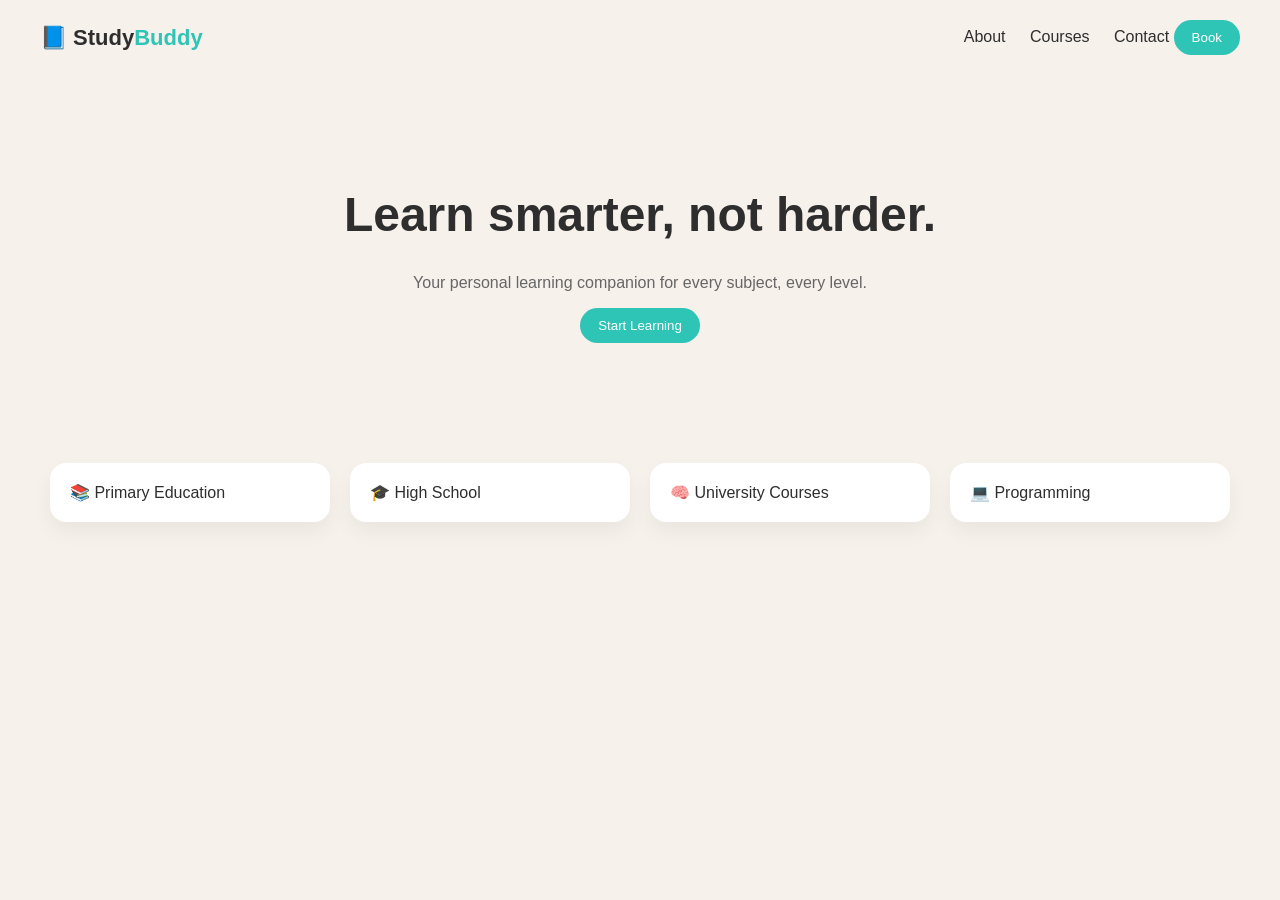
<file: index.html>
<!DOCTYPE html>
<html>
<head>
  <title>StudyBuddy</title>
  <link rel="stylesheet" href="style.css">
</head>

<body>

<div class="nav">
  <div class="logo">📘 Study<span>Buddy</span></div>
  <div>
    <a href="about.html">About</a>
    <a href="info.html">Courses</a>
    <a href="contact.html">Contact</a>
    <button class="btn" onclick="goTo('booking.html')">Book</button>
  </div>
</div>

<div class="hero">
  <h1>Learn smarter, not harder.</h1>
  <p>Your personal learning companion for every subject, every level.</p>
  <button class="btn" onclick="goTo('booking.html')">Start Learning</button>
</div>

<div class="cards">
  <div class="card">📚 Primary Education</div>
  <div class="card">🎓 High School</div>
  <div class="card">🧠 University Courses</div>
  <div class="card">💻 Programming</div>
</div>

<script src="app.js"></script>

</body>
</html>
</file>
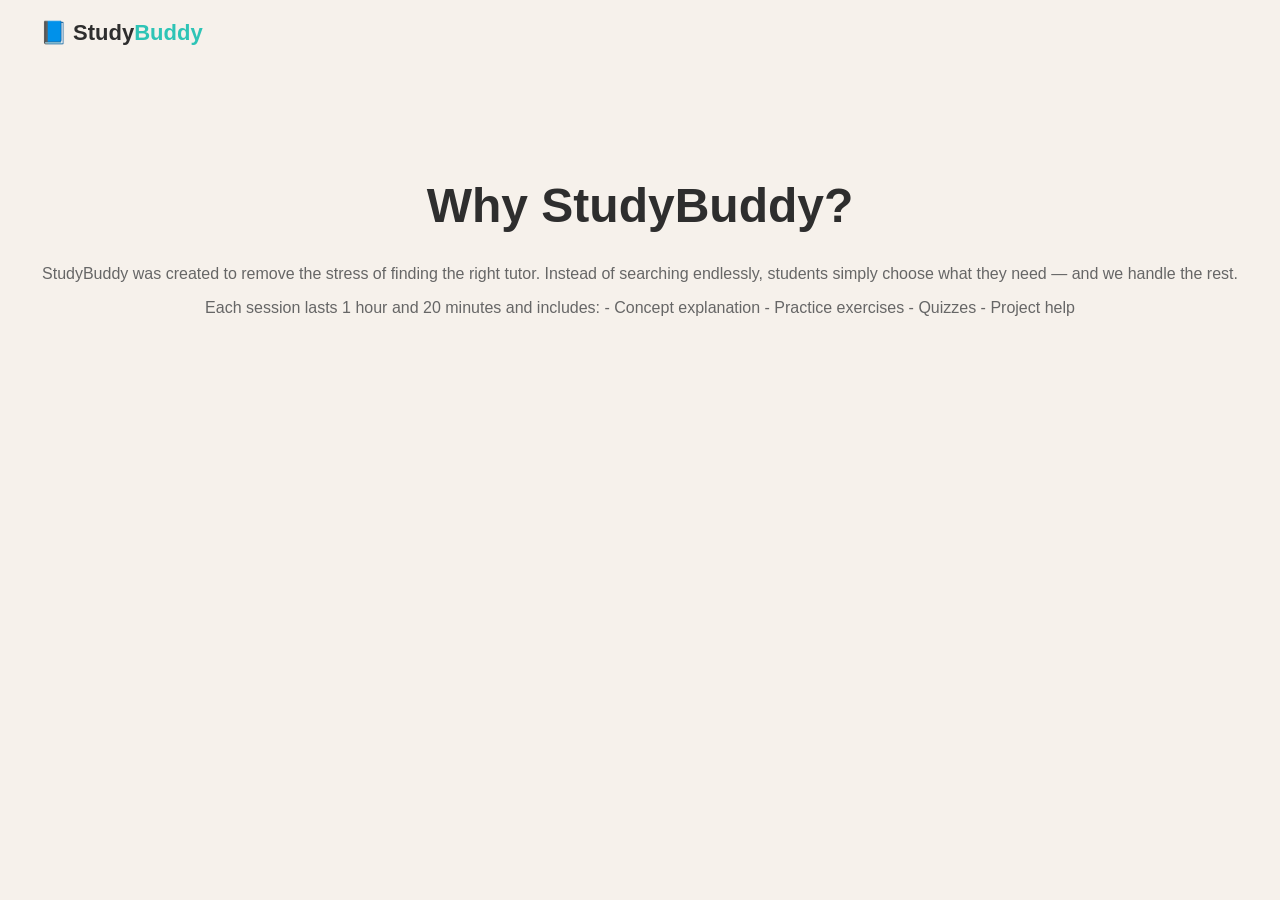
<file: about.html>
<!DOCTYPE html>
<html>
<head>
  <title>About StudyBuddy</title>
  <link rel="stylesheet" href="style.css">
</head>

<body>

<div class="nav">
  <div class="logo">📘 Study<span>Buddy</span></div>
</div>

<div class="hero">
  <h1>Why StudyBuddy?</h1>
  <p>
    StudyBuddy was created to remove the stress of finding the right tutor.
    Instead of searching endlessly, students simply choose what they need —
    and we handle the rest.
  </p>

  <p>
    Each session lasts 1 hour and 20 minutes and includes:
    - Concept explanation  
    - Practice exercises  
    - Quizzes  
    - Project help  
  </p>

</div>

</body>
</html>
</file>
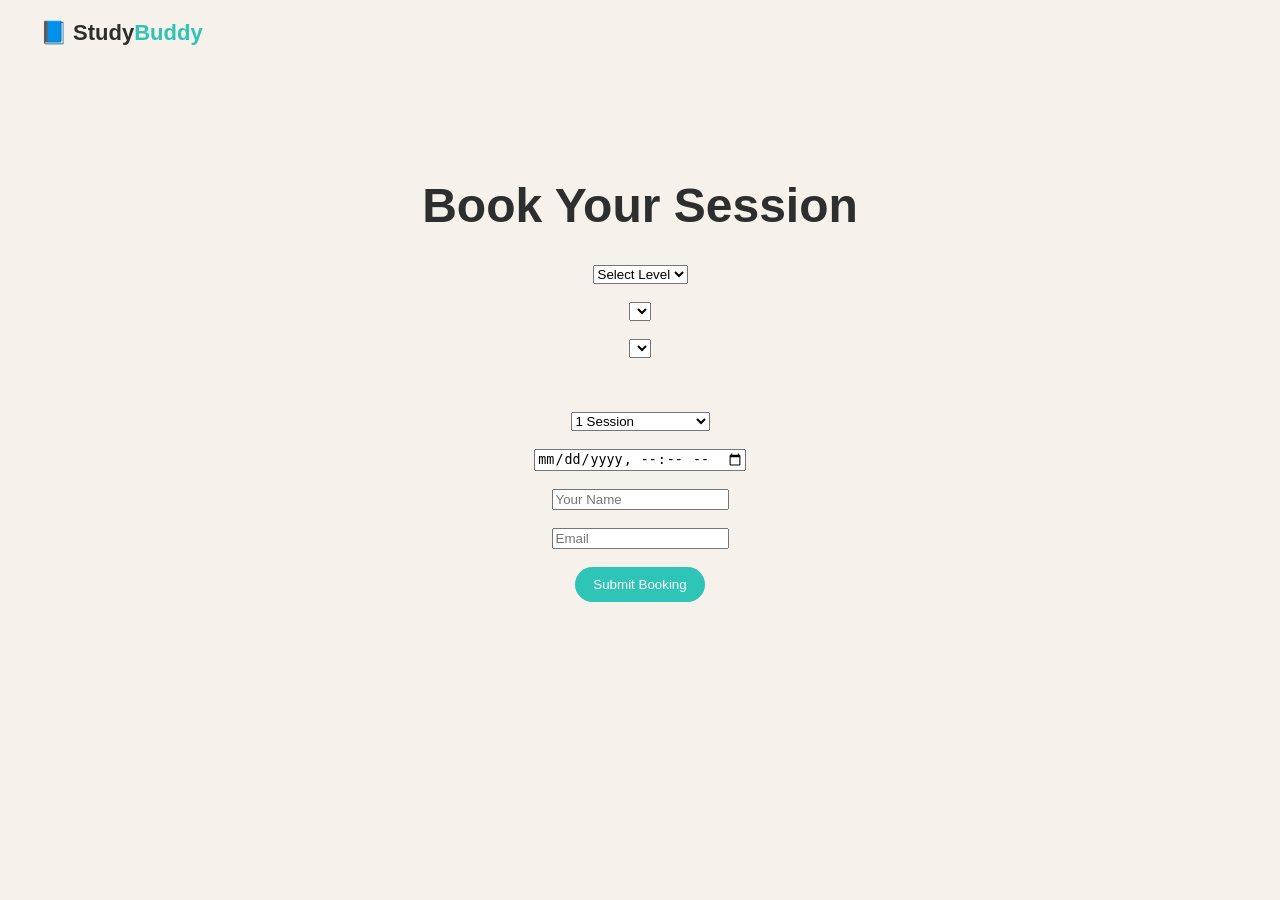
<file: booking.html>
<!DOCTYPE html>
<html>
<head>
  <title>StudyBuddy | Booking</title>
  <link rel="stylesheet" href="style.css">
</head>

<body>

<div class="nav">
  <div class="logo">📘 Study<span>Buddy</span></div>
</div>

<div class="hero">

  <h1>Book Your Session</h1>

  <!-- LEVEL -->
  <select id="level">
    <option value="">Select Level</option>
    <option value="primary">Primary</option>
    <option value="highschool">High School</option>
    <option value="university">University</option>
  </select><br><br>

  <!-- SUBJECT -->
  <select id="subject"></select><br><br>

  <!-- COURSE -->
  <select id="course"></select><br><br>

  <!-- LANGUAGE OPTION (Python / Java) -->
  <select id="langOption" style="display:none;"></select><br><br>

  <!-- PACKAGE -->
  <select id="package">
    <option value="1">1 Session</option>
    <option value="3">3 Sessions (-10%)</option>
    <option value="10">10 Sessions (-20%)</option>
  </select><br><br>

  <!-- TIME -->
  <input type="datetime-local" id="time"><br><br>

  <!-- INFO -->
  <input type="text" id="name" placeholder="Your Name"><br><br>
  <input type="email" id="email" placeholder="Email"><br><br>

  <button class="btn" onclick="submitBooking()">Submit Booking</button>

  <div id="priceBox"></div>

</div>

<script>

// FULL SUBJECT SYSTEM
const data = {
  primary: {
    subjects: ["Arabic","English","Math","Science","Physics","Chemistry","Biology","History","Geography"]
  },

  highschool: {
    subjects: ["English","Arabic","Math","Physics","Chemistry","Biology","Programming Basics"]
  },

  university: {
    subjects: {
      "Mathematics": [
        "Calculus 1","Calculus 2","Linear Algebra",
        "Discrete Mathematics","Probability & Statistics","Numerical Analysis"
      ],

      "Computer Science": [
        "Introduction to Programming",
        "Object-Oriented Programming",
        "Advanced Data Structures",
        "Data Structures",
        "Computer Architecture"
      ],

      "Databases": [
        "Introduction to Databases",
        "Advanced Databases"
      ],

      "AI & Data": [
        "Introduction to Machine Learning & AI",
        "Introduction to Data Science",
        "Introduction to Cybersecurity",
        "Introduction to Linux"
      ],

      "Languages": [
        "English for Non-English Speakers",
        "Arabic for Non-Arabic Speakers",
        "English 201",
        "English 202"
      ]
    }
  }
};

// LEVEL CHANGE
document.getElementById("level").addEventListener("change", function() {
  let level = this.value;
  let subject = document.getElementById("subject");
  let course = document.getElementById("course");

  subject.innerHTML = "";
  course.innerHTML = "";

  if(level === "primary" || level === "highschool") {
    data[level].subjects.forEach(s => {
      let opt = document.createElement("option");
      opt.textContent = s;
      subject.appendChild(opt);
    });
  }

  if(level === "university") {
    Object.keys(data.university.subjects).forEach(cat => {
      let opt = document.createElement("option");
      opt.textContent = cat;
      subject.appendChild(opt);
    });
  }

  updatePrice();
});

// SUBJECT CHANGE
document.getElementById("subject").addEventListener("change", function() {
  let level = document.getElementById("level").value;
  let course = document.getElementById("course");
  let langOption = document.getElementById("langOption");

  course.innerHTML = "";
  langOption.style.display = "none";

  if(level === "university") {
    let selected = this.value;
    data.university.subjects[selected].forEach(c => {
      let opt = document.createElement("option");
      opt.textContent = c;
      course.appendChild(opt);
    });
  }
});

// COURSE CHANGE → show Python/Java
document.getElementById("course").addEventListener("change", function() {
  let langOption = document.getElementById("langOption");
  let val = this.value;

  if(
    val.includes("Programming") ||
    val.includes("Data Structures")
  ) {
    langOption.style.display = "block";
    langOption.innerHTML = `
      <option>Python</option>
      <option>Java</option>
    `;
  } else {
    langOption.style.display = "none";
  }
});

// PRICING
document.getElementById("package").addEventListener("change", updatePrice);
document.getElementById("level").addEventListener("change", updatePrice);

function updatePrice() {
  let level = document.getElementById("level").value;
  let pack = document.getElementById("package").value;

  let base = 0;
  if(level === "primary") base = 20;
  if(level === "highschool") base = 35;
  if(level === "university") base = 45;

  let total = base * pack;

  if(pack == 3) total *= 0.9;
  if(pack == 10) total *= 0.8;

  document.getElementById("priceBox").innerText =
    "Total Price: $" + total.toFixed(2);
}

// SUBMIT
function submitBooking() {
  let time = document.getElementById("time").value;
  let utc = new Date(time).toISOString();

  alert(
    "Booking submitted!\n\n" +
    "UTC Time: " + utc +
    "\nSession Duration: 1 hour 20 minutes\nIncludes quizzes & project help."
  );
}

</script>

</body>
</html>
</file>
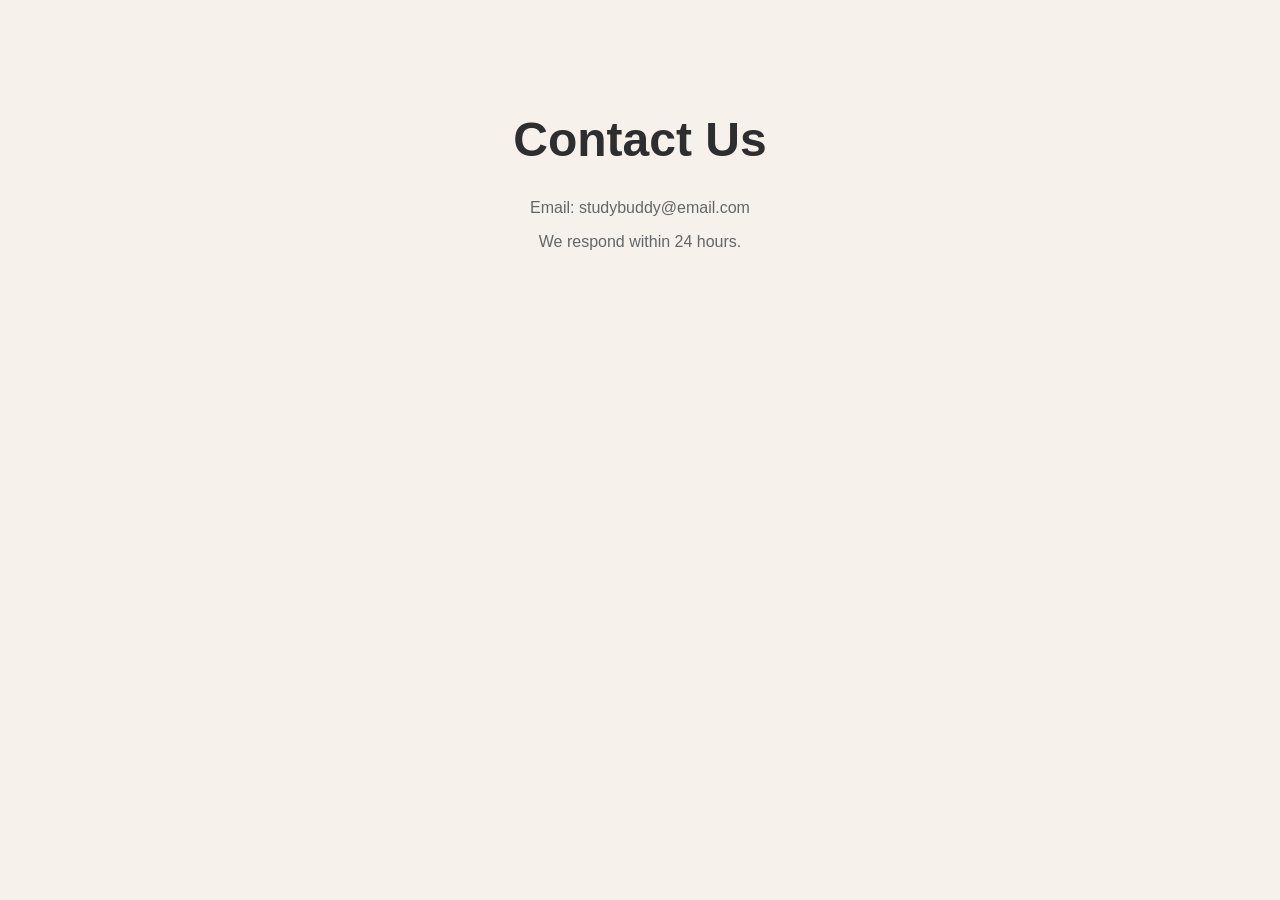
<file: contact.html>
<!DOCTYPE html>
<html>
<head>
  <title>Contact</title>
  <link rel="stylesheet" href="style.css">
</head>

<body>

<div class="hero">
  <h1>Contact Us</h1>
  <p>Email: studybuddy@email.com</p>
  <p>We respond within 24 hours.</p>
</div>

</body>
</html>
</file>
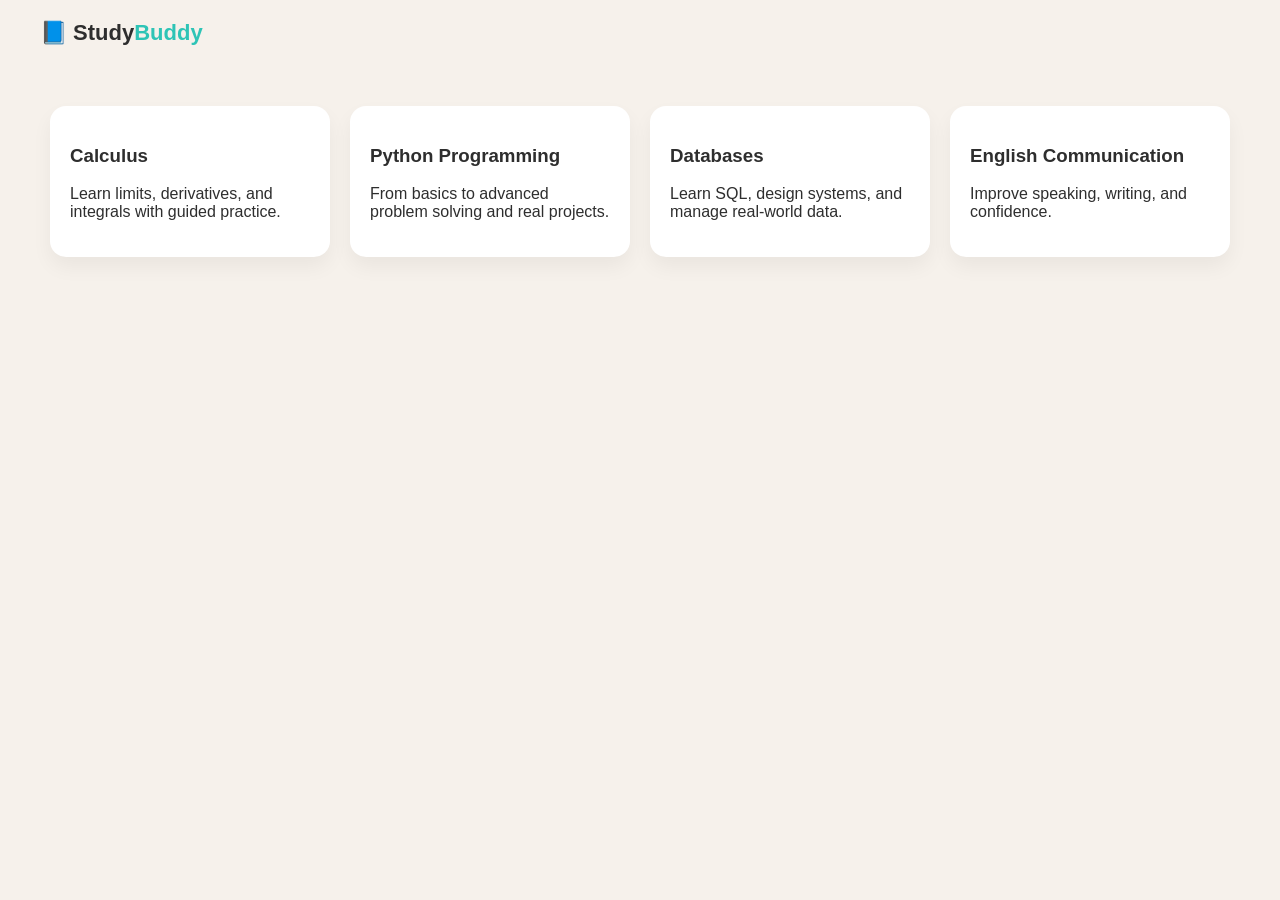
<file: info.html>
<!DOCTYPE html>
<html>
<head>
  <title>Courses</title>
  <link rel="stylesheet" href="style.css">
</head>

<body>

<div class="nav">
  <div class="logo">📘 Study<span>Buddy</span></div>
</div>

<div class="cards">

  <div class="card">
    <h3>Calculus</h3>
    <p>Learn limits, derivatives, and integrals with guided practice.</p>
  </div>

  <div class="card">
    <h3>Python Programming</h3>
    <p>From basics to advanced problem solving and real projects.</p>
  </div>

  <div class="card">
    <h3>Databases</h3>
    <p>Learn SQL, design systems, and manage real-world data.</p>
  </div>

  <div class="card">
    <h3>English Communication</h3>
    <p>Improve speaking, writing, and confidence.</p>
  </div>

</div>

</body>
</html>
</file>
<file: style.css>
body {
  margin: 0;
  font-family: 'Segoe UI', sans-serif;
  background: #F6F1EB;
  color: #2E2E2E;
}

/* NAV */
.nav {
  display: flex;
  justify-content: space-between;
  padding: 20px 40px;
  align-items: center;
}

.logo {
  font-size: 22px;
  font-weight: bold;
}

.logo span {
  color: #2EC4B6;
}

.nav a {
  margin-left: 20px;
  text-decoration: none;
  color: #2E2E2E;
}

.btn {
  background: #2EC4B6;
  color: white;
  padding: 10px 18px;
  border-radius: 20px;
  border: none;
  cursor: pointer;
  transition: 0.3s;
}

.btn:hover {
  transform: scale(1.05);
}

/* HERO */
.hero {
  text-align: center;
  padding: 80px 20px;
  animation: fadeIn 1s ease-in;
}

.hero h1 {
  font-size: 48px;
}

.hero p {
  color: #666;
}

/* CARDS */
.cards {
  display: flex;
  justify-content: center;
  flex-wrap: wrap;
  gap: 20px;
  padding: 40px;
}

.card {
  background: white;
  padding: 20px;
  border-radius: 16px;
  width: 240px;
  box-shadow: 0 10px 20px rgba(0,0,0,0.05);
  transition: 0.3s;
}

.card:hover {
  transform: translateY(-5px);
}

/* ANIMATIONS */
@keyframes fadeIn {
  from {opacity: 0; transform: translateY(20px);}
  to {opacity: 1; transform: translateY(0);}
}
</file>
